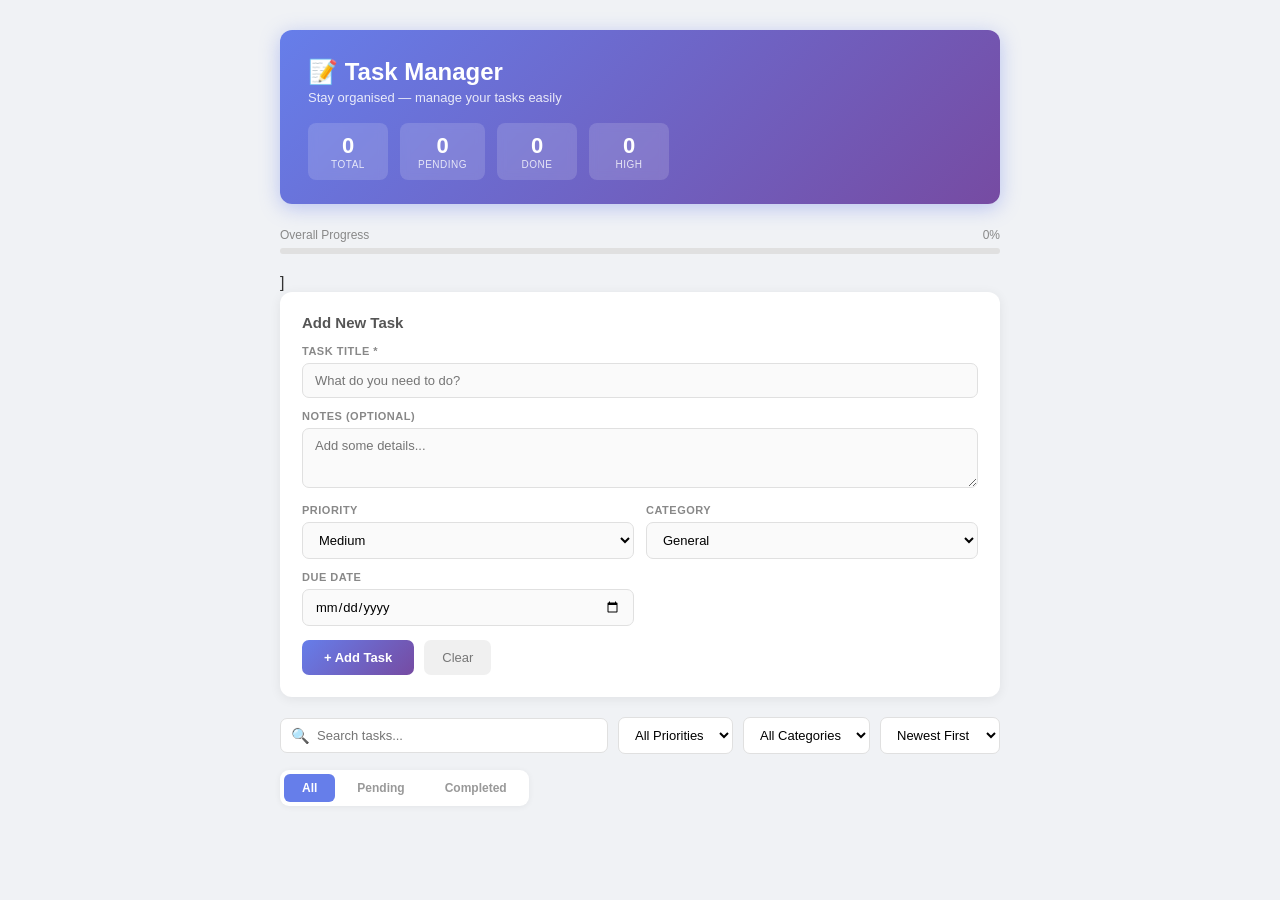
<file: index.html>
<!DOCTYPE html>
<html lang="en">
<head>
  <meta charset="UTF-8"/>
  <meta name="viewport" content="width=device-width, initial-scale=1.0"/>
  <title>To-Do App</title>
  <link rel="stylesheet" href="style.css">
</head>
<body>

<div class="container">

  <div class="header">
    <h1>📝 Task Manager</h1>
    <p>Stay organised — manage your tasks easily</p>
    <div class="stats-row">
      <div class="stat-box"><div class="num" id="sTotal">0</div><div class="lbl">Total</div></div>
      <div class="stat-box"><div class="num" id="sPending">0</div><div class="lbl">Pending</div></div>
      <div class="stat-box"><div class="num" id="sDone">0</div><div class="lbl">Done</div></div>
      <div class="stat-box"><div class="num" id="sHigh">0</div><div class="lbl">High</div></div>
    </div>
  </div>

  <div class="progress-wrap">
    <div class="progress-label">
      <span>Overall Progress</span>
      <span id="progressPct">0%</span>
    </div>
    <div class="progress-bar"><div class="progress-fill" id="progressFill" style="width:0%"></div></div>
  </div>
]
  <div class="form-card">
    <h3 id="formHeading">Add New Task</h3>
    <input type="hidden" id="editId"/>
    <div class="form-grid">
      <div class="field full">
        <label>Task Title *</label>
        <input type="text" id="taskTitle" placeholder="What do you need to do?"/>
      </div>
      <div class="field full">
        <label>Notes (optional)</label>
        <textarea id="taskNote" placeholder="Add some details..."></textarea>
      </div>
      <div class="field">
        <label>Priority</label>
        <select id="taskPriority">
          <option>Low</option>
          <option selected>Medium</option>
          <option>High</option>
        </select>
      </div>
      <div class="field">
        <label>Category</label>
        <select id="taskCategory">
          <option>General</option>
          <option>Work</option>
          <option>Study</option>
          <option>Personal</option>
          <option>Health</option>
          <option>Shopping</option>
        </select>
      </div>
      <div class="field">
        <label>Due Date</label>
        <input type="date" id="taskDue"/>
      </div>
    </div>
    <div class="form-actions">
      <button class="btn-add" id="submitBtn" onclick="submitForm()">+ Add Task</button>
      <button class="btn-clear" onclick="clearForm()">Clear</button>
    </div>
    <div class="err-msg" id="errMsg">⚠ Please enter a task title.</div>
  </div>

  <div class="toolbar">
    <div class="search-wrap">
      <span class="s-icon">🔍</span>
      <input type="text" id="searchInput" placeholder="Search tasks..." oninput="renderTasks()"/>
    </div>
    <select id="filterPriority" onchange="renderTasks()">
      <option value="All">All Priorities</option>
      <option value="Low">Low</option>
      <option value="Medium">Medium</option>
      <option value="High">High</option>
    </select>
    <select id="filterCategory" onchange="renderTasks()">
      <option value="All">All Categories</option>
      <option>General</option>
      <option>Work</option>
      <option>Study</option>
      <option>Personal</option>
      <option>Health</option>
      <option>Shopping</option>
    </select>
    <select id="sortBy" onchange="renderTasks()">
      <option value="newest">Newest First</option>
      <option value="oldest">Oldest First</option>
      <option value="priority">By Priority</option>
      <option value="due">By Due Date</option>
    </select>
  </div>

  <div class="tabs">
    <button class="tab active" onclick="setTab('all',this)">All</button>
    <button class="tab" onclick="setTab('pending',this)">Pending</button>
    <button class="tab" onclick="setTab('done',this)">Completed</button>
  </div>

  <div id="taskList"></div>

</div>

<div id="toast"></div>

<script rel ="script" href="script.js"></script>
</body>
</html>
</file>
<file: style.css>
* { margin:0; padding:0; box-sizing:border-box; }

    body {
      font-family: 'Segoe UI', sans-serif;
      background: #f0f2f5;
      min-height: 100vh;
      padding: 30px 16px;
      color: #333;
    }

    .container { max-width: 720px; margin: 0 auto; }

    /* ---- HEADER ---- */
    .header {
      background: linear-gradient(135deg, #667eea, #764ba2);
      color: white;
      padding: 28px 28px 24px;
      border-radius: 12px;
      margin-bottom: 24px;
      box-shadow: 0 4px 20px rgba(102,126,234,0.4);
    }
    .header h1 { font-size: 24px; font-weight: 700; margin-bottom: 4px; }
    .header p  { font-size: 13px; opacity: 0.85; margin-bottom: 18px; }

    .stats-row {
      display: flex; gap: 12px; flex-wrap: wrap;
    }
    .stat-box {
      background: rgba(255,255,255,0.15);
      border-radius: 8px;
      padding: 10px 18px;
      text-align: center;
      min-width: 80px;
      backdrop-filter: blur(4px);
    }
    .stat-box .num { font-size: 22px; font-weight: 700; }
    .stat-box .lbl { font-size: 10px; opacity: 0.8; text-transform: uppercase; letter-spacing: 0.5px; }

    /* ---- FORM CARD ---- */
    .form-card {
      background: white;
      border-radius: 12px;
      padding: 22px;
      margin-bottom: 20px;
      box-shadow: 0 2px 12px rgba(0,0,0,0.07);
    }
    .form-card h3 { font-size: 15px; color: #555; margin-bottom: 14px; font-weight: 600; }

    .form-grid {
      display: grid;
      grid-template-columns: 1fr 1fr;
      gap: 12px;
      margin-bottom: 12px;
    }

    .field label {
      display: block;
      font-size: 11px;
      font-weight: 600;
      color: #888;
      text-transform: uppercase;
      letter-spacing: 0.5px;
      margin-bottom: 6px;
    }
    .field input, .field select, .field textarea {
      width: 100%;
      padding: 9px 12px;
      border: 1.5px solid #e0e0e0;
      border-radius: 7px;
      font-size: 13px;
      font-family: 'Segoe UI', sans-serif;
      outline: none;
      transition: border-color 0.2s;
      background: #fafafa;
    }
    .field input:focus, .field select:focus, .field textarea:focus {
      border-color: #667eea;
      background: white;
    }
    .field.full { grid-column: 1 / -1; }
    .field textarea { resize: vertical; min-height: 60px; }

    .form-actions { display: flex; gap: 10px; margin-top: 14px; }

    .btn-add {
      background: linear-gradient(135deg, #667eea, #764ba2);
      color: white;
      border: none;
      padding: 10px 22px;
      border-radius: 7px;
      font-size: 13px;
      font-weight: 600;
      cursor: pointer;
      transition: opacity 0.2s, transform 0.1s;
    }
    .btn-add:hover { opacity: 0.9; transform: translateY(-1px); }
    .btn-add:active { transform: scale(0.98); }

    .btn-clear {
      background: #f0f0f0;
      color: #777;
      border: none;
      padding: 10px 18px;
      border-radius: 7px;
      font-size: 13px;
      cursor: pointer;
    }
    .btn-clear:hover { background: #e4e4e4; }

    .err-msg {
      color: #e74c3c;
      font-size: 12px;
      margin-top: 8px;
      display: none;
      font-weight: 500;
    }

    /* ---- TOOLBAR ---- */
    .toolbar {
      display: flex;
      gap: 10px;
      margin-bottom: 16px;
      flex-wrap: wrap;
      align-items: center;
    }
    .search-wrap {
      flex: 1; min-width: 180px; position: relative;
    }
    .search-wrap input {
      width: 100%;
      padding: 9px 12px 9px 36px;
      border: 1.5px solid #e0e0e0;
      border-radius: 7px;
      font-size: 13px;
      outline: none;
      background: white;
      transition: border-color 0.2s;
    }
    .search-wrap input:focus { border-color: #667eea; }
    .search-wrap .s-icon {
      position: absolute; left: 11px; top: 50%;
      transform: translateY(-50%);
      font-size: 15px; color: #aaa;
    }

    .toolbar select {
      padding: 9px 12px;
      border: 1.5px solid #e0e0e0;
      border-radius: 7px;
      font-size: 13px;
      background: white;
      outline: none;
      cursor: pointer;
    }

    /* ---- TABS ---- */
    .tabs {
      display: flex;
      gap: 4px;
      margin-bottom: 16px;
      background: white;
      padding: 4px;
      border-radius: 9px;
      box-shadow: 0 1px 6px rgba(0,0,0,0.06);
      width: fit-content;
    }
    .tab {
      padding: 7px 18px;
      border-radius: 6px;
      font-size: 12px;
      font-weight: 600;
      cursor: pointer;
      color: #999;
      border: none;
      background: transparent;
      transition: all 0.2s;
    }
    .tab.active { background: #667eea; color: white; }
    .tab:hover:not(.active) { background: #f0f0f0; color: #555; }

    /* ---- TASK CARD ---- */
    .task-card {
      background: white;
      border-radius: 10px;
      padding: 16px 18px;
      margin-bottom: 10px;
      box-shadow: 0 1px 8px rgba(0,0,0,0.06);
      border-left: 4px solid #ccc;
      transition: box-shadow 0.2s, transform 0.15s;
      animation: slideIn 0.25s ease;
    }
    @keyframes slideIn {
      from { opacity:0; transform: translateY(-8px); }
      to   { opacity:1; transform: translateY(0); }
    }
    .task-card:hover { box-shadow: 0 4px 18px rgba(0,0,0,0.1); transform: translateY(-1px); }
    .task-card.priority-Low    { border-left-color: #2ecc71; }
    .task-card.priority-Medium { border-left-color: #f39c12; }
    .task-card.priority-High   { border-left-color: #e74c3c; }
    .task-card.is-done         { opacity: 0.55; background: #fafafa; }

    .card-top {
      display: flex;
      align-items: flex-start;
      gap: 12px;
      margin-bottom: 8px;
    }

    .custom-check {
      width: 20px; height: 20px;
      border: 2px solid #ccc;
      border-radius: 50%;
      cursor: pointer;
      flex-shrink: 0;
      margin-top: 2px;
      display: flex; align-items: center; justify-content: center;
      font-size: 11px;
      transition: all 0.2s;
    }
    .custom-check.checked {
      background: #2ecc71;
      border-color: #2ecc71;
      color: white;
    }

    .task-title {
      font-size: 15px;
      font-weight: 600;
      color: #2c3e50;
      flex: 1;
    }
    .task-title.done { text-decoration: line-through; color: #aaa; font-weight: 400; }

    .badge {
      font-size: 10px;
      font-weight: 700;
      padding: 3px 10px;
      border-radius: 20px;
      color: white;
      flex-shrink: 0;
    }
    .badge-Low    { background: #2ecc71; }
    .badge-Medium { background: #f39c12; }
    .badge-High   { background: #e74c3c; }

    .task-note {
      font-size: 12px;
      color: #888;
      margin: 0 0 10px 32px;
      line-height: 1.5;
    }

    .card-meta {
      display: flex;
      gap: 14px;
      font-size: 11px;
      color: #aaa;
      margin: 0 0 12px 32px;
      flex-wrap: wrap;
    }
    .card-meta span { display: flex; align-items: center; gap: 4px; }

    .card-actions {
      display: flex;
      gap: 8px;
      margin-left: 32px;
      flex-wrap: wrap;
    }

    .act-btn {
      font-size: 12px;
      padding: 5px 14px;
      border-radius: 6px;
      border: none;
      cursor: pointer;
      font-weight: 600;
      transition: opacity 0.2s, transform 0.1s;
    }
    .act-btn:hover  { opacity: 0.85; transform: translateY(-1px); }
    .act-btn:active { transform: scale(0.97); }
    .btn-edit   { background: #fff3cd; color: #856404; }
    .btn-delete { background: #fde8e8; color: #c0392b; }
    .btn-due    { background: #e8f4fd; color: #2980b9; }

    /* ---- EDIT INLINE ---- */
    .inline-edit { display: none; margin-top: 12px; margin-left: 32px; }
    .inline-edit input {
      width: 100%;
      padding: 8px 12px;
      border: 1.5px solid #667eea;
      border-radius: 7px;
      font-size: 13px;
      outline: none;
      margin-bottom: 8px;
    }
    .inline-edit-actions { display: flex; gap: 8px; }
    .btn-save   { background: #667eea; color: white; border: none; padding: 7px 16px; border-radius: 6px; font-size: 12px; font-weight: 600; cursor: pointer; }
    .btn-cancel { background: #eee; color: #777; border: none; padding: 7px 14px; border-radius: 6px; font-size: 12px; cursor: pointer; }

    /* ---- EMPTY ---- */
    .empty-state {
      text-align: center;
      padding: 50px 20px;
      color: #bbb;
      background: white;
      border-radius: 12px;
      box-shadow: 0 1px 8px rgba(0,0,0,0.05);
    }
    .empty-state .icon { font-size: 48px; margin-bottom: 12px; }
    .empty-state p { font-size: 14px; }

    /* ---- PROGRESS BAR ---- */
    .progress-wrap { margin-bottom: 20px; }
    .progress-label {
      display: flex; justify-content: space-between;
      font-size: 12px; color: #888; margin-bottom: 6px;
    }
    .progress-bar {
      height: 6px; background: #e0e0e0; border-radius: 10px; overflow: hidden;
    }
    .progress-fill {
      height: 100%;
      background: linear-gradient(90deg, #667eea, #764ba2);
      border-radius: 10px;
      transition: width 0.4s ease;
    }

    /* ---- TOAST ---- */
    #toast {
      position: fixed;
      bottom: 24px; right: 24px;
      background: #2c3e50;
      color: white;
      padding: 12px 20px;
      border-radius: 8px;
      font-size: 13px;
      font-weight: 500;
      display: none;
      z-index: 999;
      box-shadow: 0 4px 16px rgba(0,0,0,0.2);
      animation: toastIn 0.3s ease;
    }
    @keyframes toastIn {
      from { opacity:0; transform: translateY(10px); }
      to   { opacity:1; transform: translateY(0); }
    }

    /* ---- RESPONSIVE ---- */
    @media (max-width: 520px) {
      .form-grid { grid-template-columns: 1fr; }
      .stats-row { gap: 8px; }
      .stat-box  { min-width: 60px; padding: 8px 12px; }
    }
</file>
